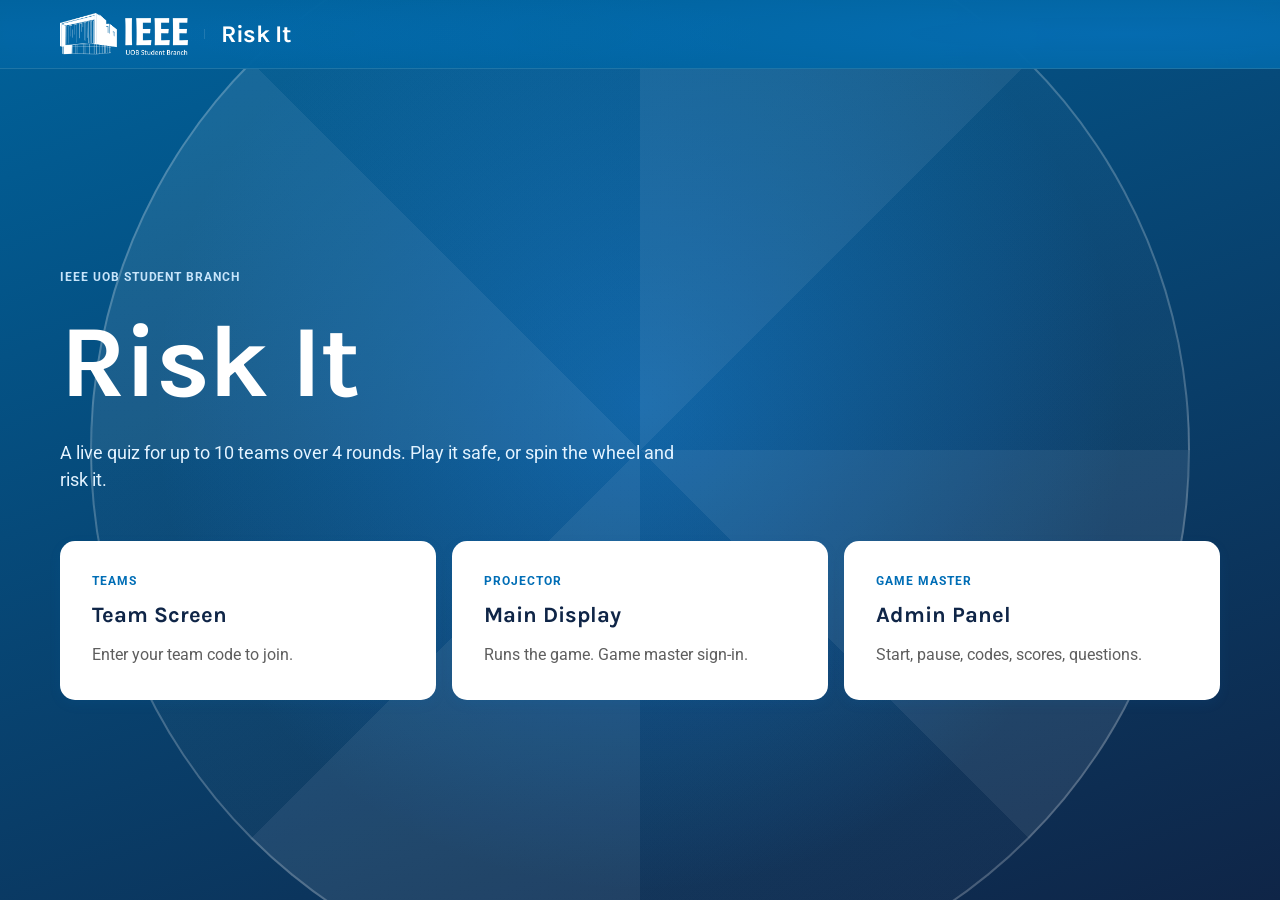
<file: index.html>
<!doctype html>
<html lang="en">
<head>
  <meta charset="utf-8">
  <meta name="viewport" content="width=device-width,initial-scale=1">
  <meta name="theme-color" content="#00629B">
  <title>Risk It · IEEE UOB</title>
  <link rel="icon" href="assets/ieee-uob-logo.png">
  <link rel="stylesheet" href="css/theme.css?v=20261008182558">
  <link rel="stylesheet" href="css/components.css?v=20261008182558">
  <link rel="stylesheet" href="css/screens.css?v=20261008182558">
  <!-- version:start (made by tools/stamp.py, don't edit by hand) -->
  <script>
    addEventListener("error", function (e) {
      var m = String(e.message || "");
      var scriptFailed = e.target && e.target.tagName === "SCRIPT";
      if (!scriptFailed && !/provide an export|dynamically imported module|Importing a module script failed|Cannot use import/i.test(m)) return;
      if (document.getElementById("load-fail")) return;
      var d = document.createElement("div");
      d.id = "load-fail";
      d.setAttribute("role", "alert");
      d.style.cssText = "position:fixed;left:16px;right:16px;bottom:16px;z-index:9999;display:flex;flex-wrap:wrap;gap:12px;align-items:center;justify-content:space-between;padding:14px 18px;border-radius:14px;background:#fff;color:#0f2547;font:600 16px/1.4 system-ui,sans-serif;box-shadow:0 12px 32px rgba(0,0,0,.35)";
      d.innerHTML = "<span>This page didn't load properly, usually because the browser kept an older copy. Press Ctrl + Shift + R, or tap Reload.</span>";
      var b = document.createElement("button");
      b.type = "button";
      b.textContent = "Reload";
      b.style.cssText = "border:0;border-radius:999px;padding:10px 22px;background:#016eb6;color:#fff;font:700 16px system-ui,sans-serif;cursor:pointer";
      b.onclick = function () { location.reload(); };
      d.appendChild(b);
      (document.body || document.documentElement).appendChild(d);
    }, true);
  </script>
  <script type="importmap">
    {
      "imports": {
        "./js/admin.js": "./js/admin.js?v=20261008182558",
        "./js/backend-demo.js": "./js/backend-demo.js?v=20261008182558",
        "./js/backend-firebase.js": "./js/backend-firebase.js?v=20261008182558",
        "./js/config.js": "./js/config.js?v=20261008182558",
        "./js/display.js": "./js/display.js?v=20261008182558",
        "./js/engine.js": "./js/engine.js?v=20261008182558",
        "./js/firebase-config.js": "./js/firebase-config.js?v=20261008182558",
        "./js/firebase.js": "./js/firebase.js?v=20261008182558",
        "./js/game.js": "./js/game.js?v=20261008182558",
        "./js/sound.js": "./js/sound.js?v=20261008182558",
        "./js/team.js": "./js/team.js?v=20261008182558",
        "./js/ui.js": "./js/ui.js?v=20261008182558",
        "./js/views.js": "./js/views.js?v=20261008182558",
        "./js/wheel.js": "./js/wheel.js?v=20261008182558"
      }
    }
  </script>
  <!-- version:end -->
  <style>
    .home { display: flex; flex-direction: column; min-height: 100vh; }
    .home__hero { align-items: center; display: flex; flex: 1; padding-block: var(--space-16); }
    .home__copy { display: flex; flex-direction: column; gap: var(--space-6); }
    .home__links { display: grid; gap: var(--space-4); grid-template-columns: repeat(3, minmax(0, 1fr)); margin-top: var(--space-6); }
    .home__link { color: inherit; text-decoration: none; transition: box-shadow var(--dur-base) var(--ease-out), transform var(--dur-base) var(--ease-out); }
    .home__link:hover { box-shadow: var(--shadow-lg); transform: translateY(-3px); }
    .home__link .h3 { color: var(--blue-900); font-family: var(--font-display); }
    .home__link .overline { color: var(--color-brand); }
    @media (max-width: 760px) { .home__links { grid-template-columns: 1fr; } }
  </style>
</head>
<body class="home">
  <header class="app-header">
    <div class="app-header__inner container">
      <div class="brand">
        <img class="brand__logo" src="assets/ieee-uob-logo.png" alt="IEEE UOB Student Branch">
        <span class="brand__divider" aria-hidden="true"></span>
        <span class="brand__title">Risk It</span>
      </div>
    </div>
  </header>
  <main class="home__hero hero-bg">
    <div class="container home__copy">
      <p class="overline" style="color:var(--color-hero-accent)">IEEE UOB Student Branch</p>
      <h1 class="title-xl">Risk It</h1>
      <p class="lede" style="max-width:40rem" data-summary>A live quiz over several rounds. Play it safe, or spin the wheel and risk it.</p>
      <nav class="home__links" aria-label="Screens">
        <a class="card card--elevated card--pad-lg home__link" href="team.html">
          <span class="overline">Teams</span>
          <span class="h3">Team Screen</span>
          <span class="muted">Enter your team code to join.</span>
        </a>
        <a class="card card--elevated card--pad-lg home__link" href="display.html">
          <span class="overline">Projector</span>
          <span class="h3">Main Display</span>
          <span class="muted">Runs the game. Game master sign-in.</span>
        </a>
        <a class="card card--elevated card--pad-lg home__link" href="admin.html">
          <span class="overline">Game master</span>
          <span class="h3">Admin Panel</span>
          <span class="muted">Start, pause, codes, scores, questions.</span>
        </a>
      </nav>
    </div>
  </main>
  <script type="module">
    // The numbers come from js/config.js, so they follow the game's settings.
    import { TEAMS, ROUNDS } from "./js/config.js";
    document.querySelector("[data-summary]").textContent =
      `A live quiz for up to ${TEAMS.length} teams over ${ROUNDS.length} rounds. Play it safe, or spin the wheel and risk it.`;
  </script>
</body>
</html>
</file>
<file: css/theme.css>
/* ==========================================================================
   Theme: design tokens taken from the IEEE UOB Student Branch website
   (ieee-website.ieeeuobwebsite.workers.dev). Values are copied as-is so the
   game matches the site. Change colours here and every screen follows.
   ========================================================================== */

@import url("https://fonts.googleapis.com/css2?family=Karla:wght@400;700&family=Roboto:wght@400;500;700&display=swap");

:root {
  /* Palette */
  --blue-50: #e3f3ff;
  --blue-100: #c7e4fa;
  --blue-200: #8fc8f2;
  --blue-300: #4fa6e6;
  --blue-400: #1085e4;
  --blue-500: #016eb6;
  --blue-600: #055394;
  --blue-700: #234e92;
  --blue-800: #1a3a6e;
  --blue-900: #0f2547;
  --blue-950: #08182f;
  --blue-ieee: #00629b;
  --indigo-500: #3a5396;
  --violet-500: #7a64f2;
  --gray-0: #fff;
  --gray-25: #fafafa;
  --gray-100: #f1f3f5;
  --gray-200: #d4d4d4;
  --gray-400: #9a9a9a;
  --gray-600: #5e5e5e;
  --gray-800: #3a3a3a;
  --gray-900: #222;
  --green-50: #e8f5ec;
  --green-500: #137c3b;
  --amber-50: #fff6e5;
  --amber-500: #8a5a00;
  --red-50: #fdece9;
  --red-500: #c0341d;

  /* Spacing */
  --space-1: 4px;
  --space-2: 8px;
  --space-3: 12px;
  --space-4: 16px;
  --space-5: 20px;
  --space-6: 24px;
  --space-8: 32px;
  --space-10: 40px;
  --space-12: 48px;
  --space-16: 64px;

  /* Shape, shadow, motion */
  --radius-xs: 4px;
  --radius-md: 10px;
  --radius-lg: 15px;
  --radius-full: 999px;
  --shadow-sm: 0 1px 2px #016eb614;
  --shadow-md: 0 4px 12px #016eb61a;
  --shadow-lg: 0 12px 32px #016eb624;
  --dur-fast: 120ms;
  --dur-base: 200ms;
  --dur-slow: 320ms;
  --ease-out: cubic-bezier(.2, .8, .3, 1);

  /* Semantic colours */
  --color-brand: var(--blue-500);
  --color-brand-hover: var(--blue-600);
  --color-brand-active: var(--blue-700);
  --color-brand-subtle: var(--blue-50);
  --color-brand-muted: var(--blue-100);
  --color-accent: var(--indigo-500);
  --color-bg: var(--gray-0);
  --color-bg-subtle: var(--gray-25);
  --color-bg-muted: var(--gray-100);
  --color-surface: var(--gray-0);
  --color-text: var(--gray-900);
  --color-text-muted: var(--gray-600);
  --color-text-subtle: var(--gray-400);
  --color-text-on-brand: var(--gray-0);
  --color-border: var(--gray-200);
  --color-border-strong: var(--gray-400);
  --color-focus-ring: var(--blue-400);
  --color-success: var(--green-500);
  --color-success-bg: var(--green-50);
  --color-warning: var(--amber-500);
  --color-warning-bg: var(--amber-50);
  --color-danger: var(--red-500);
  --color-danger-bg: var(--red-50);

  /* Dark "hero" surfaces (site header, hero and footer) */
  --color-hero-bg: var(--blue-ieee);
  --color-hero-text: var(--gray-0);
  --color-hero-text-soft: var(--blue-50);
  --color-hero-accent: var(--blue-100);
  --color-nav-surface: #0a1628a3;
  --color-nav-border: #ffffff1f;
  --color-nav-glow: #1085e44d;
  --color-surface-on-dark: hsla(0, 0%, 100%, .045);
  --color-border-on-dark: #ffffff1f;
  --color-border-on-dark-strong: #ffffff38;
  --gradient-brand: linear-gradient(135deg, #1a8cec, #0b63b8);
  --gradient-brand-hover: linear-gradient(135deg, #37a1f5, #0f72ce);

  /* Podium medals (site Leaderboard) */
  --gold: #85600a;
  --gold-soft: #fff4d6;
  --silver: #515b66;
  --silver-soft: #eef1f4;
  --bronze: #8b4513;
  --bronze-soft: #fbebdd;
  /* Bright metals for medal discs and stripes; the numbers on them use the
     dark tones above (gold 5.4:1, silver 4.9:1, bronze 4.6:1). */
  --gold-bright: linear-gradient(145deg, #ffe58a, #f2c230 55%, #d9a514);
  --silver-bright: linear-gradient(145deg, #f7f9fb, #d3d9e0 55%, #b4bec9);
  --bronze-bright: linear-gradient(145deg, #f6c79f, #e09a63 55%, #c27a40);
  --gold-edge: #e0ac16;
  --silver-edge: #aab4bf;
  --bronze-edge: #c27a40;

  /* Type */
  --font-display: "Karla", system-ui, -apple-system, "Segoe UI", sans-serif;
  --font-body: "Roboto", system-ui, -apple-system, "Segoe UI", sans-serif;
  --weight-regular: 400;
  --weight-medium: 500;
  --weight-bold: 700;
  --tracking-tight: -0.02em;
  --tracking-wide: 0.08em;
  --lh-normal: 1.6;

  --header-height: 68px;
  --control-height-lg: 52px;
}

*, *::before, *::after { box-sizing: border-box; }
* { margin: 0; }

body {
  -webkit-font-smoothing: antialiased;
  background: var(--color-bg);
  color: var(--color-text);
  font-family: var(--font-body);
  font-size: 16px;
  line-height: var(--lh-normal);
  min-height: 100vh;
}

button, input, select, textarea { color: inherit; font: inherit; }
button { background: none; border: none; cursor: pointer; padding: 0; }
img, svg { display: block; max-width: 100%; }

:focus-visible {
  border-radius: var(--radius-xs);
  outline: 2px solid var(--color-focus-ring);
  outline-offset: 2px;
}

@media (prefers-reduced-motion: reduce) {
  *, *::before, *::after {
    animation-duration: .01ms !important;
    animation-iteration-count: 1 !important;
  }
}
</file>
<file: css/components.css>
/* ==========================================================================
   Components shared by every screen, modelled on the IEEE UOB site's UI kit:
   header bar, pill buttons, cards, badges, form fields and the leaderboard.
   ========================================================================== */

/* ---------- Layout ---------- */
.container {
  margin-inline: auto;
  max-width: 1200px;
  padding-inline: var(--space-5);
  width: 100%;
}

.hidden { display: none !important; }

/* ---------- Dark hero background (site hero) ---------- */
/* ---------- Page background: every screen, sign-in included ----------
   IEEE blue with the game's wheel turning slowly behind the content. The
   wheel is fixed to the screen, so long pages scroll over it. */
body,
.login-wrap {
  background:
    radial-gradient(circle at 50% 45%, color-mix(in srgb, var(--blue-400) 45%, transparent), transparent 60%),
    linear-gradient(160deg, var(--blue-ieee), var(--blue-900));
  background-attachment: fixed;
}
body::before,
.login-wrap::before {
  animation: wheel-turn 120s linear infinite;
  aspect-ratio: 1;
  background: repeating-conic-gradient(
    color-mix(in srgb, var(--gray-0) 9%, transparent) 0 45deg,
    color-mix(in srgb, var(--gray-0) 3%, transparent) 45deg 90deg
  );
  border: 2px solid color-mix(in srgb, var(--gray-0) 22%, transparent);
  border-radius: 50%;
  content: "";
  left: 50%;
  pointer-events: none;
  position: fixed;
  top: 50%;
  translate: -50% -50%;
  width: min(150vmin, 1100px);
  z-index: -1;
}
.login-wrap::before { z-index: 0; }
@keyframes wheel-turn { to { rotate: 1turn; } }
@media (prefers-reduced-motion: reduce) {
  body::before, .login-wrap::before { animation: none; }
}

.hero-bg { color: var(--color-hero-text); position: relative; }

/* ---------- Header bar (site nav) ---------- */
.app-header {
  backdrop-filter: blur(28px) saturate(140%);
  -webkit-backdrop-filter: blur(28px) saturate(140%);
  background: color-mix(in srgb, var(--blue-ieee) 94%, transparent);
  border-bottom: 1px solid var(--color-nav-border);
  color: var(--gray-0);
  position: relative;
  z-index: 10;
}
.app-header::before {
  background:
    radial-gradient(120% 180% at 88% 50%, var(--color-nav-glow) 0, transparent 62%),
    radial-gradient(90% 160% at 8% 50%, #1085e429 0, transparent 58%);
  content: "";
  inset: 0;
  pointer-events: none;
  position: absolute;
}
.app-header__inner {
  align-items: center;
  display: flex;
  gap: var(--space-6);
  justify-content: space-between;
  min-height: var(--header-height);
  position: relative;
}
.brand {
  align-items: center;
  display: inline-flex;
  gap: var(--space-4);
  min-width: 0;
}
.brand__logo {
  filter: brightness(0) invert(1);
  height: 42px;
  width: auto;
}
.brand__divider {
  align-self: stretch;
  background: var(--color-nav-border);
  margin-block: var(--space-4);
  width: 1px;
}
.brand__title {
  font-family: var(--font-display);
  font-size: 24px;
  font-weight: var(--weight-bold);
  letter-spacing: var(--tracking-tight);
  white-space: nowrap;
}
.header-meta {
  align-items: center;
  display: flex;
  flex-wrap: wrap;
  gap: var(--space-3);
  justify-content: flex-end;
}

/* ---------- Typography ---------- */
.display-1 {
  font-family: var(--font-display);
  font-size: clamp(32px, 4.5vw + 1rem, 52px);
  font-weight: var(--weight-bold);
  letter-spacing: var(--tracking-tight);
  line-height: 1.15;
  text-wrap: balance;
}
.h1 {
  font-family: var(--font-display);
  font-size: clamp(28px, 3.2vw + 1rem, 40px);
  font-weight: var(--weight-bold);
  letter-spacing: var(--tracking-tight);
  line-height: 1.2;
  text-wrap: balance;
}
.h2 {
  font-family: var(--font-display);
  font-size: clamp(24px, 2.2vw + 1rem, 32px);
  font-weight: var(--weight-bold);
  line-height: 1.25;
}
.h3 {
  font-size: clamp(19px, 1.2vw + .8rem, 22px);
  font-weight: var(--weight-bold);
  line-height: 1.3;
}
.overline {
  font-size: 12px;
  font-weight: var(--weight-bold);
  letter-spacing: var(--tracking-wide);
  line-height: 1.4;
  text-transform: uppercase;
}
.muted { color: var(--color-text-muted); }
.on-dark .muted, .hero-bg .muted { color: var(--color-hero-text-soft); opacity: .8; }
/* A white card on the blue keeps its own grey. */
.hero-bg .card .muted { color: var(--color-text-muted); opacity: 1; }

/* ---------- Buttons (site Button: pill, medium weight) ---------- */
.btn {
  align-items: center;
  border: 1px solid transparent;
  border-radius: var(--radius-full);
  cursor: pointer;
  display: inline-flex;
  font-family: var(--font-body);
  font-size: 15px;
  font-weight: var(--weight-medium);
  gap: var(--space-2);
  height: 40px;
  justify-content: center;
  line-height: 1;
  padding: 0 var(--space-5);
  text-decoration: none;
  transition: background-color var(--dur-fast) var(--ease-out),
    border-color var(--dur-fast) var(--ease-out),
    color var(--dur-fast) var(--ease-out),
    box-shadow var(--dur-fast) var(--ease-out),
    transform var(--dur-fast) var(--ease-out);
  white-space: nowrap;
}
.btn:active:not(:disabled) { transform: translateY(1px); }
.btn:disabled { cursor: not-allowed; opacity: .5; }

.btn--sm { font-size: 14px; height: 32px; padding: 0 var(--space-4); }
.btn--lg { font-size: 16px; height: 48px; padding: 0 var(--space-8); }
.btn--xl { font-size: 18px; height: 56px; padding: 0 var(--space-10); }
.btn--block { width: 100%; }

.btn--primary { background: var(--color-brand); color: var(--color-text-on-brand); }
.btn--primary:hover:not(:disabled) { background: var(--color-brand-hover); }
.btn--primary:active:not(:disabled) { background: var(--color-brand-active); }

.btn--secondary {
  background: var(--color-surface);
  border-color: var(--color-brand);
  color: var(--color-brand);
}
.btn--secondary:hover:not(:disabled) { background: var(--color-brand-subtle); }

.btn--ghost { background: transparent; color: var(--color-brand); }
.btn--ghost:hover:not(:disabled) { background: var(--color-brand-subtle); }

.btn--danger { background: var(--color-danger); color: var(--color-text-on-brand); }
.btn--danger:hover:not(:disabled) { filter: brightness(.9); }

.btn--gradient {
  background: var(--gradient-brand);
  box-shadow: 0 4px 16px #0b63b861;
  color: var(--color-text-on-brand);
}
.btn--gradient:hover:not(:disabled) {
  background: var(--gradient-brand-hover);
  box-shadow: 0 6px 20px #0b63b87a;
}

.btn--outline-light {
  background: transparent;
  border-color: #ffffff61;
  color: var(--gray-0);
}
.btn--outline-light:hover:not(:disabled) { background: #ffffff1a; border-color: #ffffff9e; }

.btn--inverse { background: var(--color-surface); color: var(--color-brand); }
.btn--inverse:hover:not(:disabled) { background: var(--color-brand-subtle); }

/* ---------- Cards ---------- */
.card {
  background: var(--color-surface);
  border-radius: var(--radius-lg);
  color: var(--color-text);
  display: flex;
  flex-direction: column;
  gap: var(--space-3);
  position: relative;
}
.card--outlined { border: 1px solid var(--color-border); }
.card--elevated { box-shadow: var(--shadow-md); }
.card--filled { background: var(--color-brand-subtle); }
.card--pad-sm { padding: var(--space-4); }
.card--pad-md { padding: var(--space-5); }
.card--pad-lg { padding: var(--space-8); }

/* Glass card for dark backgrounds */
.card--glass {
  background: var(--color-surface-on-dark);
  border: 1px solid var(--color-border-on-dark);
  color: var(--color-hero-text);
}

/* ---------- Badges ---------- */
.badge {
  align-items: center;
  border-radius: var(--radius-full);
  display: inline-flex;
  font-size: 12px;
  font-weight: var(--weight-bold);
  gap: var(--space-1);
  letter-spacing: var(--tracking-wide);
  line-height: 1;
  padding: var(--space-2) var(--space-3);
  text-transform: uppercase;
  white-space: nowrap;
}
.badge--brand { background: var(--color-brand-subtle); color: var(--color-brand); }
.badge--neutral { background: var(--color-bg-muted); color: var(--color-text-muted); }
.badge--success { background: var(--color-success-bg); color: var(--color-success); }
.badge--warning { background: var(--color-warning-bg); color: var(--color-warning); }
.badge--danger { background: var(--color-danger-bg); color: var(--color-danger); }
.badge--solid { background: var(--color-brand); color: var(--color-text-on-brand); }
.badge--on-dark {
  background: #ffffff1a;
  border: 1px solid var(--color-border-on-dark-strong);
  color: var(--gray-0);
}

/* ---------- Forms ---------- */
.field { display: flex; flex-direction: column; gap: var(--space-2); }
.field__label { font-size: 15px; font-weight: var(--weight-medium); line-height: 1.4; }
.field__helper { color: var(--color-text-muted); font-size: 14px; }
.field__error { color: var(--color-danger); font-size: 14px; font-weight: var(--weight-medium); }
.control {
  background: var(--color-surface);
  border: 1px solid var(--color-border);
  border-radius: var(--radius-xs);
  color: var(--color-text);
  font-size: 15px;
  height: 44px;
  padding: 0 var(--space-4);
  transition: border-color var(--dur-fast) var(--ease-out), box-shadow var(--dur-fast) var(--ease-out);
  width: 100%;
}
.control::placeholder { color: var(--color-text-subtle); }
.control:hover:not(:disabled) { border-color: var(--color-border-strong); }
.control:focus-visible {
  border-color: var(--color-brand);
  box-shadow: 0 0 0 3px var(--color-brand-muted);
  outline: none;
}
.control[aria-invalid="true"] { border-color: var(--color-danger); }
.control--lg { font-size: 18px; height: var(--control-height-lg); padding: 0 var(--space-5); }

/* ---------- Leaderboard rows (site Leaderboard) ---------- */
.lb { display: grid; gap: var(--space-2); list-style: none; padding: 0; }
.lb__row {
  align-items: center;
  background: var(--gray-0);
  border: 1px solid var(--color-border);
  border-radius: var(--radius-lg);
  display: grid;
  gap: var(--space-3);
  grid-template-columns: 40px minmax(0, 1fr) auto;
  padding: var(--space-2) var(--space-4);
  transition: transform 600ms var(--ease-out), box-shadow var(--dur-base) var(--ease-out);
}
.lb__rank { display: grid; place-items: center; }
.lb__place {
  align-items: center;
  background: var(--color-brand-subtle);
  border-radius: 50%;
  display: inline-flex;
  font-size: .8em;
  height: 1.8em;
  justify-content: center;
  width: 1.8em;
}
.medal { display: block; filter: drop-shadow(0 2px 3px rgb(4 12 26 / .25)); height: auto; width: 30px; }
.lb__empty {
  border: 1px dashed var(--color-border-on-dark-strong);
  border-radius: var(--radius-lg);
  color: var(--color-hero-text-soft);
  padding: var(--space-5) var(--space-4);
  text-align: center;
}
/* Top three: a metal stripe and a warm tint behind the medal. */
.lb__row--gold { --medal-soft: var(--gold-soft); --medal-edge: var(--gold-edge); }
.lb__row--silver { --medal-soft: var(--silver-soft); --medal-edge: var(--silver-edge); }
.lb__row--bronze { --medal-soft: var(--bronze-soft); --medal-edge: var(--bronze-edge); }
.lb__row--gold, .lb__row--silver, .lb__row--bronze {
  background: linear-gradient(90deg, var(--medal-soft), var(--gray-0) 75%);
  border-color: var(--medal-edge);
  box-shadow: inset 5px 0 0 var(--medal-edge);
}
.lb__row--active.lb__row--gold, .lb__row--active.lb__row--silver, .lb__row--active.lb__row--bronze {
  box-shadow: inset 5px 0 0 var(--medal-edge), 0 0 0 3px var(--color-brand-muted);
}
.lb__row--active {
  border-color: var(--color-brand);
  box-shadow: 0 0 0 3px var(--color-brand-muted);
}
.lb__rank {
  color: var(--color-brand);
  font-family: var(--font-display);
  font-size: 18px;
  font-weight: var(--weight-bold);
}
.lb__name {
  color: var(--blue-900);
  font-weight: 600;
  min-width: 0;
  overflow: hidden;
  text-overflow: ellipsis;
  white-space: nowrap;
}
.lb__score {
  color: var(--blue-900);
  font-family: var(--font-display);
  font-size: 20px;
  font-variant-numeric: tabular-nums;
  font-weight: var(--weight-bold);
  text-align: right;
}
.lb__delta {
  animation: delta-pop 2.4s var(--ease-out) forwards;
  border-radius: var(--radius-full);
  font-size: 12px;
  font-weight: var(--weight-bold);
  margin-left: var(--space-2);
  padding: 2px var(--space-2);
}
.lb__delta--up { background: var(--color-success-bg); color: var(--color-success); }
.lb__delta--down { background: var(--color-danger-bg); color: var(--color-danger); }
@keyframes delta-pop {
  0% { opacity: 0; transform: translateY(6px); }
  15%, 75% { opacity: 1; transform: none; }
  100% { opacity: 0; }
}

/* ---------- Podium (site Leaderboard podium) ---------- */
.podium {
  align-items: end;
  display: grid;
  gap: var(--space-4);
  grid-template-columns: repeat(3, minmax(0, 1fr));
  list-style: none;
  margin-inline: auto;
  max-width: 820px;
  padding: 0;
}
.podium__step { display: flex; flex-direction: column; gap: var(--space-3); min-width: 0; }
.podium__step--silver { order: 1; --medal: var(--silver); --medal-soft: var(--silver-soft); --medal-bright: var(--silver-bright); --medal-edge: var(--silver-edge); --step-h: 130px; }
.podium__step--gold { order: 2; --medal: var(--gold); --medal-soft: var(--gold-soft); --medal-bright: var(--gold-bright); --medal-edge: var(--gold-edge); --step-h: 180px; }
.podium__step--bronze { order: 3; --medal: var(--bronze); --medal-soft: var(--bronze-soft); --medal-bright: var(--bronze-bright); --medal-edge: var(--bronze-edge); --step-h: 100px; }
.podium__person { align-items: center; display: flex; flex-direction: column; gap: var(--space-2); text-align: center; }
.podium__medal .medal { width: 64px; }
.podium__step--gold .podium__medal .medal { width: 84px; }
.podium__avatar {
  background: var(--color-brand);
  border-radius: 50%;
  box-shadow: 0 0 0 4px var(--gray-0), 0 0 0 8px var(--medal-edge);
  color: var(--gray-0);
  display: grid;
  font-family: var(--font-display);
  font-size: 24px;
  font-weight: var(--weight-bold);
  height: 72px;
  place-items: center;
  width: 72px;
}
.podium__step--gold .podium__avatar { font-size: 28px; height: 92px; width: 92px; }
.podium__name { font-family: var(--font-display); font-size: 20px; font-weight: var(--weight-bold); }
.podium__pts {
  background: var(--medal-soft);
  border-radius: var(--radius-full);
  color: var(--medal);
  font-weight: var(--weight-bold);
  padding: 2px var(--space-3);
}
.podium__block {
  align-items: center;
  background: var(--medal-bright);
  border: 0;
  border-radius: var(--radius-lg) var(--radius-lg) 0 0;
  box-shadow: inset 0 -30px 40px rgb(255 255 255 / .25), 0 10px 30px rgb(4 12 26 / .3);
  box-shadow: var(--shadow-sm);
  color: var(--medal);
  display: flex;
  font-family: var(--font-display);
  font-size: 30px;
  font-weight: var(--weight-bold);
  height: var(--step-h);
  justify-content: center;
}

/* ---------- Misc ---------- */
.spinner {
  animation: spin .7s linear infinite;
  border: 3px solid currentColor;
  border-radius: 50%;
  border-right-color: transparent;
  display: inline-block;
  height: 22px;
  width: 22px;
}
@keyframes spin { to { transform: rotate(360deg); } }

.toast {
  background: var(--blue-950);
  border-radius: var(--radius-md);
  bottom: var(--space-6);
  box-shadow: var(--shadow-lg);
  color: var(--gray-0);
  left: 50%;
  max-width: calc(100vw - 32px);
  padding: var(--space-3) var(--space-5);
  position: fixed;
  transform: translateX(-50%);
  z-index: 500;
}
.toast--error { background: var(--color-danger); }

.notice {
  align-items: center;
  display: flex;
  flex-direction: column;
  gap: var(--space-3);
  margin: var(--space-16) auto;
  max-width: 560px;
  padding: var(--space-10) var(--space-6);
  text-align: center;
}
</file>
<file: css/screens.css>
/* ==========================================================================
   Screen layouts: Main Display, Team Screen, Admin Panel, and the game
   pieces they share (question, choices, timer, wheel, verdict).
   ========================================================================== */

.container--wide { max-width: none; padding-inline: var(--space-8); }

/* ---------- Big titles on dark ---------- */
.title-xl {
  font-family: var(--font-display);
  font-size: clamp(56px, 8vw, 128px);
  font-weight: var(--weight-bold);
  letter-spacing: var(--tracking-tight);
  line-height: 1.02;
}
.title-lg {
  font-family: var(--font-display);
  font-size: clamp(36px, 4.8vw, 72px);
  font-weight: var(--weight-bold);
  letter-spacing: var(--tracking-tight);
  line-height: 1.1;
  text-wrap: balance;
}
.title-md {
  font-family: var(--font-display);
  font-size: clamp(28px, 3vw, 44px);
  font-weight: var(--weight-bold);
  letter-spacing: var(--tracking-tight);
  line-height: 1.15;
  text-wrap: balance;
}
.lede {
  color: var(--color-hero-text-soft);
  font-size: clamp(18px, 1.4vw, 24px);
  line-height: 1.5;
}
.card .lede { color: var(--color-text-muted); }
.stage__over { color: var(--color-hero-accent); }

.dots::after {
  animation: dots 1.4s steps(4, end) infinite;
  content: "";
  display: inline-block;
  text-align: left;
  width: 1.2em;
}
@keyframes dots {
  0% { content: ""; }
  25% { content: "."; }
  50% { content: ".."; }
  75% { content: "..."; }
}

.facts {
  display: flex;
  flex-wrap: wrap;
  gap: var(--space-3);
  justify-content: center;
  list-style: none;
  padding: 0;
}
.facts li {
  background: #ffffff1a;
  border: 1px solid var(--color-border-on-dark-strong);
  border-radius: var(--radius-full);
  font-size: clamp(15px, 1.2vw, 20px);
  font-weight: var(--weight-medium);
  padding: var(--space-2) var(--space-5);
}
.card .facts li {
  background: var(--color-brand-subtle);
  border-color: transparent;
  color: var(--color-brand);
}

/* ---------- Team chip ---------- */
.team-chip {
  align-items: center;
  background: var(--gray-0);
  border-radius: var(--radius-full);
  box-shadow: var(--shadow-md);
  color: var(--blue-900);
  display: inline-flex;
  font-family: var(--font-display);
  font-size: clamp(16px, 1.3vw, 22px);
  font-weight: var(--weight-bold);
  gap: var(--space-3);
  padding: var(--space-1) var(--space-5) var(--space-1) var(--space-1);
  white-space: nowrap;
}
.team-chip__num {
  background: var(--color-brand);
  border-radius: 50%;
  color: var(--gray-0);
  display: grid;
  height: 2em;
  place-items: center;
  width: 2em;
}
.team-chip--on-dark { box-shadow: none; font-size: 15px; }

/* ==========================================================================
   MAIN DISPLAY
   ========================================================================== */

/* At least one screen tall, so a projector shows the whole game with no
   scrollbar; when the content is taller than the window (a laptop, nine
   teams in the lobby) the page scrolls instead of cutting it off. */
.screen-display { display: flex; flex-direction: column; min-height: 100vh; }
.screen-display .app-header__inner { min-height: clamp(72px, 9vh, 104px); }
.screen-display .brand__logo { height: clamp(44px, 5.4vh, 64px); }
.screen-display .brand__title { font-size: clamp(28px, 2.4vw, 42px); }
.screen-display .header-meta .badge {
  font-size: clamp(16px, 1.35vw, 24px);
  letter-spacing: .04em;
  padding: var(--space-2) var(--space-5);
}

.display-main {
  display: grid;
  flex: 1;
  gap: var(--space-8);
  grid-template-columns: minmax(0, 1fr) clamp(320px, 27vw, 500px);
  min-height: 0;
  padding: var(--space-8);
}

/* Read from the back of the room: everything on the projector is about
   one and a half times its laptop size. */
.screen-display .sidebar__head { font-size: clamp(14px, 1.1vw, 20px); }
.screen-display .sidebar .lb { gap: clamp(6px, 1vh, 12px); }
.screen-display .sidebar .lb__row {
  gap: var(--space-3);
  grid-template-columns: clamp(40px, 3.2vw, 60px) minmax(0, 1fr) auto;
  min-height: clamp(52px, 7.4vh, 84px);
  padding: var(--space-2) var(--space-4);
}
.screen-display .lb__rank { font-size: clamp(18px, 1.7vw, 30px); }
.screen-display .lb .medal { width: clamp(32px, 2.6vw, 48px); }
.screen-display .lb__empty { font-size: clamp(16px, 1.3vw, 24px); padding: var(--space-8) var(--space-5); }
.screen-display .lb__name { font-size: clamp(18px, 1.6vw, 28px); }
.screen-display .lb__score { font-size: clamp(22px, 2.1vw, 38px); }
.screen-display .lb__delta { font-size: clamp(13px, 1vw, 18px); }
.screen-display .team-chip { font-size: clamp(18px, 1.7vw, 30px); }
.screen-display .qa__tags .badge { font-size: clamp(14px, 1.15vw, 20px); padding: var(--space-1) var(--space-4); }
.screen-display .facts li { font-size: clamp(18px, 1.6vw, 28px); padding: var(--space-2) var(--space-6); }
.screen-display .lede, .screen-display .stage__center .muted { font-size: clamp(20px, 1.8vw, 32px); }
.screen-display .stage__over { font-size: clamp(14px, 1.2vw, 20px); }
.screen-display .choice { min-height: clamp(84px, 12vh, 150px); }
.screen-display .choice__text { font-size: clamp(20px, 2.1vw, 38px); }
.screen-display .choice__tag { font-size: clamp(12px, .95vw, 16px); }
.screen-display .joined { gap: var(--space-4); }
.screen-display .joined__team { font-size: clamp(18px, 1.6vw, 28px); padding: var(--space-3) var(--space-6); }
.screen-display .joined__dot { height: 14px; width: 14px; }
.screen-display .modes { width: min(100%, 1100px); }
.screen-display .mode { padding: clamp(24px, 3.4vh, 44px) var(--space-6); }
.screen-display .mode__label { font-size: clamp(30px, 2.8vw, 52px); }
.screen-display .mode__hint { font-size: clamp(16px, 1.3vw, 24px); }
.screen-display .verdict__icon, .screen-display .verdict__label { font-size: clamp(26px, 2.5vw, 48px); }
.screen-display .verdict__points { font-size: clamp(20px, 1.8vw, 34px); }
.screen-display .podium { gap: var(--space-6); max-width: 1100px; width: 100%; }
.screen-display .podium__medal .medal { width: clamp(72px, 6vw, 110px); }
.screen-display .podium__step--gold .podium__medal .medal { width: clamp(92px, 8vw, 140px); }
.screen-display .podium__name { font-size: clamp(22px, 2vw, 36px); }
.screen-display .podium__pts { font-size: clamp(16px, 1.4vw, 24px); }
.screen-display .podium__block { font-size: clamp(36px, 3.4vw, 60px); }
.screen-display .podium__step--gold { --step-h: clamp(160px, 24vh, 260px); }
.screen-display .podium__step--silver { --step-h: clamp(120px, 17vh, 190px); }
.screen-display .podium__step--bronze { --step-h: clamp(90px, 13vh, 150px); }

/* The Main Display is made for a projector, but on a tablet or phone it
   stacks: the stage first, the leaderboard under it, and the page scrolls. */
@media (max-width: 900px) {
  .display-main { grid-template-columns: 1fr; padding: var(--space-5) var(--space-4); }
  .screen-display .sidebar { overflow: visible; }
  .screen-display .stage { min-height: 60vh; }
  .screen-display .brand__divider, .screen-display .brand__title { display: none; }
  .screen-display .header-meta .badge { font-size: 11px; padding: var(--space-1) var(--space-2); }
  .screen-display .joined { grid-template-columns: repeat(2, minmax(0, 1fr)); }
  .screen-display .modes { grid-auto-flow: row; grid-template-columns: 1fr; }
}
@media (max-width: 640px) {
  .screen-display .choices { grid-template-columns: 1fr; }
  .screen-display .choice { min-height: 64px; }
  .screen-display .choice__text { font-size: 18px; }
  .screen-display .joined__team { font-size: 15px; padding: var(--space-2) var(--space-4); }
  .screen-display .sidebar .lb__row { min-height: 52px; }
  .screen-display .podium { gap: var(--space-2); }
  .screen-display .podium__name { font-size: 16px; }
  .screen-display .wheel-wrap { width: min(100%, 340px); }
}

.stage {
  align-items: center;
  display: flex;
  justify-content: center;
  min-height: 0;
  min-width: 0;
}
.stage__center {
  align-items: center;
  display: flex;
  flex-direction: column;
  gap: var(--space-6);
  max-width: 1100px;
  text-align: center;
}

.sidebar {
  background: var(--color-surface-on-dark);
  border: 1px solid var(--color-border-on-dark);
  border-radius: var(--radius-lg);
  display: flex;
  flex-direction: column;
  gap: var(--space-4);
  min-height: 0;
  overflow: auto;
  padding: var(--space-5);
}
.sidebar__head { color: var(--color-hero-accent); }
.sidebar .lb__row { padding-block: var(--space-2); }

/* Lobby: who has joined */
.joined {
  display: grid;
  gap: var(--space-3);
  grid-template-columns: repeat(3, minmax(0, 1fr));
  list-style: none;
  margin-top: var(--space-4);
  padding: 0;
}
.joined__team {
  align-items: center;
  background: rgb(255 255 255 / .05);
  border: 1px solid rgb(255 255 255 / .12);
  border-radius: var(--radius-full);
  color: rgb(227 243 255 / .75);
  display: flex;
  font-weight: var(--weight-medium);
  gap: var(--space-3);
  padding: var(--space-2) var(--space-5);
}
.joined__dot {
  background: #ffffff40;
  border-radius: 50%;
  height: 10px;
  width: 10px;
}
.joined__team--in { background: var(--gray-0); color: var(--blue-900); }
.joined__team--in .joined__dot { background: var(--color-success); box-shadow: 0 0 0 4px var(--color-success-bg); }

/* Ready: big team avatar */
.turn-avatar {
  animation: pulse 2.4s var(--ease-out) infinite;
  background: var(--gray-0);
  border-radius: 50%;
  box-shadow: 0 0 0 8px #ffffff26, 0 0 0 16px #ffffff12;
  color: var(--color-brand);
  display: grid;
  font-family: var(--font-display);
  font-size: clamp(48px, 5vw, 80px);
  font-weight: var(--weight-bold);
  height: clamp(110px, 11vw, 170px);
  place-items: center;
  width: clamp(110px, 11vw, 170px);
}
@keyframes pulse {
  0%, 100% { box-shadow: 0 0 0 8px #ffffff26, 0 0 0 16px #ffffff12; }
  50% { box-shadow: 0 0 0 14px #ffffff2e, 0 0 0 30px #ffffff0d; }
}

/* Mode cards (Safe / Risk / All In) */
.modes {
  display: grid;
  gap: var(--space-4);
  grid-auto-columns: minmax(0, 1fr);
  grid-auto-flow: column;
  width: min(100%, 860px);
}
.mode {
  align-items: center;
  background: var(--gray-0);
  border: 2px solid transparent;
  border-radius: var(--radius-lg);
  box-shadow: var(--shadow-md);
  color: var(--blue-900);
  display: flex;
  flex-direction: column;
  gap: var(--space-1);
  padding: var(--space-6) var(--space-4);
  text-align: center;
  transition: transform var(--dur-base) var(--ease-out), box-shadow var(--dur-base) var(--ease-out), border-color var(--dur-fast);
}
.mode__label { font-family: var(--font-display); font-size: clamp(24px, 2.4vw, 36px); font-weight: var(--weight-bold); }
.mode__hint { color: var(--color-text-muted); font-size: 15px; }
/* Risk it is red (it's the dangerous one), All In green; white text holds
   5.9:1 on the red and 5.4:1 on the green. */
.mode--risk { background: linear-gradient(150deg, #dc2626, #991b1b); color: var(--gray-0); }
.mode--risk .mode__hint { color: #fee2e2; }
.mode--allin { background: linear-gradient(150deg, #16a34a, #166534); color: var(--gray-0); }
.mode--allin .mode__hint { color: #dcfce7; }
.mode--allin .mode__stake { background: rgb(255 255 255 / .18); color: var(--gray-0); }
.mode--steal { background: linear-gradient(150deg, #f97316, #c2410c); color: var(--gray-0); }
.mode--steal .mode__hint { color: #ffedd5; }
.mode--steal .mode__stake { background: rgb(255 255 255 / .2); color: var(--gray-0); }
.mode--sniper { background: linear-gradient(150deg, #7c3aed, #4c1d95); color: var(--gray-0); }
.mode--sniper .mode__hint { color: #ede9fe; }
.mode--sniper .mode__stake { background: rgb(255 255 255 / .2); color: var(--gray-0); }
/* Four cards in Round 4: two by two on a laptop or projector. */
@media (min-width: 641px) { .decide .modes:has(> :nth-child(4)), .screen-display .modes:has(> :nth-child(4)) { grid-auto-flow: row; grid-template-columns: repeat(2, minmax(0, 1fr)); } }
.mode__icon { font-family: "Segoe UI Emoji", "Apple Color Emoji", "Noto Color Emoji", sans-serif; font-size: clamp(34px, 3.4vw, 56px); line-height: 1.1; }
button.mode { cursor: pointer; font: inherit; }
/* Hover only where there is a mouse: on a phone a tapped card kept its
   hover border after the tap. */
@media (hover: hover) {
  button.mode:hover { border-color: var(--blue-300); box-shadow: var(--shadow-lg); transform: translateY(-3px); }
}
button.mode:active { transform: translateY(0); }
button.mode:focus-visible, button.choice:focus-visible { outline: 3px solid var(--blue-200); outline-offset: 3px; }

/* ---------- Question + choices ---------- */
.qa {
  display: flex;
  flex-direction: column;
  gap: var(--space-6);
  width: min(100%, 1200px);
}
.qa__top {
  align-items: center;
  display: flex;
  flex-wrap: wrap;
  gap: var(--space-4);
}
.qa__tags { display: flex; flex: 1; flex-wrap: wrap; gap: var(--space-2); }
.qa__question { padding: clamp(24px, 3vw, 48px); }
.qa__text {
  color: var(--blue-900);
  font-family: var(--font-display);
  font-size: clamp(26px, 2.8vw, 48px);
  font-weight: var(--weight-bold);
  line-height: 1.25;
  text-wrap: balance;
}

.choices {
  display: grid;
  gap: var(--space-4);
  grid-template-columns: repeat(2, minmax(0, 1fr));
}
.choice {
  align-items: center;
  background: var(--gray-0);
  border: 3px solid transparent;
  border-radius: var(--radius-lg);
  box-shadow: var(--shadow-md);
  color: var(--blue-900);
  display: flex;
  gap: var(--space-4);
  min-height: clamp(72px, 9vh, 110px);
  padding: var(--space-4) var(--space-5);
  position: relative;
  text-align: left;
  transition: opacity var(--dur-slow) var(--ease-out), border-color var(--dur-fast), background-color var(--dur-fast), transform var(--dur-fast);
}
.choice__letter {
  background: var(--color-brand-subtle);
  border-radius: 50%;
  color: var(--color-brand);
  display: grid;
  flex: none;
  font-family: var(--font-display);
  font-size: clamp(18px, 1.6vw, 26px);
  font-weight: var(--weight-bold);
  height: clamp(40px, 3.2vw, 56px);
  place-items: center;
  width: clamp(40px, 3.2vw, 56px);
}
.choice__text {
  flex: 1;
  font-size: clamp(18px, 1.7vw, 30px);
  font-weight: var(--weight-medium);
  line-height: 1.3;
}
.choice__tag {
  background: var(--blue-900);
  border-radius: var(--radius-full);
  color: var(--gray-0);
  font-size: 12px;
  font-weight: var(--weight-bold);
  letter-spacing: var(--tracking-wide);
  padding: var(--space-1) var(--space-3);
  position: absolute;
  right: var(--space-4);
  text-transform: uppercase;
  top: calc(-1 * var(--space-3));
}

button.choice { cursor: pointer; }
@media (hover: hover) {
  button.choice:hover { border-color: var(--blue-200); transform: translateY(-2px); }
}
button.choice { font: inherit; }
.choice--selected { border-color: var(--color-brand); box-shadow: 0 0 0 4px var(--blue-300), var(--shadow-lg); }
.choice--selected .choice__letter { background: var(--color-brand); color: var(--gray-0); }

.choice--correct {
  animation: pop .5s var(--ease-out);
  background: var(--color-success-bg);
  border-color: var(--color-success);
}
.choice--correct .choice__letter { background: var(--color-success); color: var(--gray-0); }
.choice--wrong { background: var(--color-danger-bg); border-color: var(--color-danger); }
.choice--wrong .choice__letter { background: var(--color-danger); color: var(--gray-0); }
.choice--dim { opacity: .45; }
@keyframes pop {
  0% { transform: scale(1); }
  40% { transform: scale(1.04); }
  100% { transform: scale(1); }
}

/* ---------- Verdict ---------- */
.verdict {
  align-items: center;
  animation: pop .5s var(--ease-out);
  border-radius: var(--radius-full);
  display: inline-flex;
  font-family: var(--font-display);
  font-weight: var(--weight-bold);
  gap: var(--space-3);
  padding: var(--space-2) var(--space-6) var(--space-2) var(--space-3);
}
.verdict__icon { font-size: clamp(24px, 2.2vw, 36px); }
.verdict__label { font-size: clamp(22px, 2.2vw, 36px); }
.verdict__points {
  border-left: 1px solid currentColor;
  font-size: clamp(18px, 1.6vw, 26px);
  opacity: .9;
  padding-left: var(--space-3);
}
.verdict--success { background: var(--color-success-bg); color: var(--color-success); }
.verdict--danger { background: var(--color-danger-bg); color: var(--color-danger); }
.verdict--warning { background: var(--color-warning-bg); color: var(--color-warning); }
.verdict--neutral { background: var(--color-bg-muted); color: var(--color-text-muted); }

/* ---------- Timer (ring) ---------- */
.timer {
  --progress: 1;
  --ring: var(--gray-0);
  background:
    radial-gradient(closest-side, var(--blue-ieee) 80%, transparent 81%),
    conic-gradient(var(--ring) calc(var(--progress) * 360deg), #ffffff2b 0);
  border-radius: 50%;
  display: grid;
  flex: none;
  height: clamp(80px, 7vw, 120px);
  place-items: center;
  width: clamp(80px, 7vw, 120px);
}
.timer__num {
  color: var(--gray-0);
  font-family: var(--font-display);
  font-size: clamp(30px, 2.6vw, 46px);
  font-variant-numeric: tabular-nums;
  font-weight: var(--weight-bold);
}
.timer[data-urgent="true"] { --ring: #ff8a73; animation: tick 1s steps(1) infinite; }
.timer[data-urgent="true"] .timer__num { color: #ffd2c9; }
@keyframes tick { 50% { transform: scale(1.06); } }
.timer--sm { height: 72px; width: 72px; }
.timer--sm .timer__num { font-size: 28px; }

/* ---------- Wheel ---------- */
.wheel-wrap { max-width: 100%; width: min(54vh, 520px); }
.wheel-wrap--sm { width: min(70vw, 320px); }
.wheel { position: relative; }
.wheel__disc {
  border-radius: 50%;
  box-shadow: 0 0 0 8px #ffffff26, 0 20px 50px #08182f80;
  width: 100%;
}
.wheel__pointer {
  border-left: 18px solid transparent;
  border-right: 18px solid transparent;
  border-top: 34px solid var(--gray-0);
  filter: drop-shadow(0 3px 4px #08182f80);
  left: 50%;
  position: absolute;
  top: -14px;
  transform: translateX(-50%);
  z-index: 1;
}
.wheel-result {
  font-family: var(--font-display);
  font-size: clamp(28px, 3vw, 52px);
  font-weight: var(--weight-bold);
  min-height: 1.3em;
  opacity: 0;
  transform: translateY(8px);
  transition: opacity var(--dur-slow) var(--ease-out), transform var(--dur-slow) var(--ease-out);
}
.wheel-wrap:has(.wheel--landed) + .wheel-result { opacity: 1; transform: none; }

/* ---------- Overlays ---------- */
.overlay {
  align-items: center;
  background: #08182fb3;
  backdrop-filter: blur(6px);
  display: flex;
  inset: 0;
  justify-content: center;
  padding: var(--space-4);
  position: fixed;
  z-index: 300;
}
.overlay__card { align-items: center; max-width: 520px; text-align: center; }

.owner-banner {
  align-items: center;
  background: var(--color-warning-bg);
  border-radius: var(--radius-full);
  bottom: var(--space-4);
  box-shadow: var(--shadow-lg);
  color: var(--color-warning);
  display: flex;
  font-weight: var(--weight-medium);
  gap: var(--space-4);
  left: var(--space-4);
  padding: var(--space-2) var(--space-2) var(--space-2) var(--space-5);
  position: fixed;
  z-index: 400;
}

/* ---------- Game master sign-in (Main Display and Admin Panel) ----------
   Full screen in IEEE blue, with the game's wheel turning slowly behind a
   white card. */
.login-wrap {
  align-items: flex-start;
  display: flex;
  inset: 0;
  justify-content: center;
  overflow: auto;
  padding: var(--space-6) var(--space-4);
  position: fixed;
  z-index: 350;
}
@keyframes login-spin { to { rotate: 1turn; } }

.login-card {
  margin: auto;
  background: var(--gray-0);
  border-radius: 22px;
  box-shadow: 0 30px 80px rgb(4 12 26 / .35), 0 2px 8px rgb(4 12 26 / .12);
  color: var(--color-text);
  display: flex;
  flex-direction: column;
  gap: var(--space-5);
  max-width: 420px;
  padding: var(--space-10) var(--space-8) var(--space-8);
  position: relative;
  width: 100%;
}
/* align-self keeps the logo at its own proportions (480 by 157). */
.login-card__logo { align-self: center; height: 52px; width: auto; }
.login-card__head { text-align: center; }
.login-card__title {
  color: var(--blue-900);
  font-family: var(--font-display);
  font-size: clamp(40px, 6vw, 52px);
  font-weight: var(--weight-bold);
  letter-spacing: -.01em;
  line-height: 1;
  margin: 0;
}
.login-card__sub {
  color: var(--color-brand);
  font-size: 13px;
  font-weight: var(--weight-bold);
  letter-spacing: .14em;
  margin: var(--space-3) 0 0;
  text-transform: uppercase;
}
/* The fixed email, kept for password managers but out of sight. */
.login-card__user {
  border: 0;
  height: 1px;
  opacity: 0;
  overflow: hidden;
  padding: 0;
  pointer-events: none;
  position: absolute;
  width: 1px;
}
.login-card__pw { display: block; position: relative; }
.login-card__pw .control { padding-right: 52px; }
.login-card__eye {
  align-items: center;
  background: none;
  border: 0;
  border-radius: var(--radius-full);
  color: var(--color-text-muted);
  cursor: pointer;
  display: flex;
  height: 40px;
  justify-content: center;
  position: absolute;
  right: 6px;
  top: 50%;
  translate: 0 -50%;
  width: 40px;
}
.login-card__eye:hover { background: var(--color-bg-muted); color: var(--color-brand); }
.login-card__eye:focus-visible { outline: 2px solid var(--color-focus-ring); outline-offset: 1px; }
.login-card .field__error { margin: calc(var(--space-2) * -1) 0 0; }
.login-card__submit { gap: var(--space-2); }
.login-card__spinner {
  animation: login-spin .8s linear infinite;
  border: 2px solid color-mix(in srgb, var(--gray-0) 40%, transparent);
  border-radius: 50%;
  border-top-color: var(--gray-0);
  display: none;
  height: 18px;
  width: 18px;
}
.login-card__submit.is-loading .login-card__spinner { display: inline-block; }

@media (max-width: 479px) {
  .login-card { padding: var(--space-8) var(--space-5) var(--space-6); }
  .login-card__logo { height: 44px; }
}


/* ==========================================================================
   TEAM SCREEN
   ========================================================================== */

.screen-team { display: flex; flex-direction: column; min-height: 100vh; }
/* The stage fills the screen under the header and its content sits in the
   middle of it; the leaderboard stays at the top on the right. */
.team-main { display: flex; flex: 1; padding-block: var(--space-8); }
.team-layout {
  align-items: start;
  display: grid;
  gap: var(--space-8);
  grid-template-columns: minmax(0, 1fr) 320px;
  width: 100%;
}
.team-stage {
  align-items: center;
  align-self: stretch;
  display: flex;
  justify-content: center;
  min-height: calc(100vh - var(--header-height) - var(--space-16));
  min-width: 0;
}
.team-side {
  background: var(--color-surface-on-dark);
  border: 1px solid var(--color-border-on-dark);
  border-radius: var(--radius-lg);
  color: var(--color-hero-accent);
  display: flex;
  flex-direction: column;
  gap: var(--space-3);
  padding: var(--space-4);
  position: sticky;
  top: var(--space-6);
}
.lb--compact .lb__row { gap: var(--space-2); grid-template-columns: 34px minmax(0, 1fr) auto; padding: var(--space-2) var(--space-3); }
.lb--compact .medal { width: 26px; }
.lb--compact .lb__rank { font-size: 15px; }
.lb--compact .lb__score { font-size: 17px; }
.lb--compact .lb__name { font-size: 14px; }

/* This team's own row. */
.lb__row--me:not(.lb__row--gold):not(.lb__row--silver):not(.lb__row--bronze) { background: var(--blue-50); border-color: var(--color-brand); }
.lb__row--me { outline: 2px solid var(--color-brand); outline-offset: 1px; }
.lb__you {
  background: var(--color-brand);
  border-radius: var(--radius-full);
  color: var(--gray-0);
  font-size: 11px;
  font-weight: var(--weight-bold);
  letter-spacing: .06em;
  margin-left: var(--space-2);
  padding: 1px var(--space-2);
  text-transform: uppercase;
  vertical-align: 1px;
}

/* Header: this team's score and place. */
.my-score {
  align-items: center;
  background: var(--gray-0);
  border-radius: var(--radius-full);
  color: var(--blue-900);
  display: inline-flex;
  font-family: var(--font-display);
  gap: var(--space-3);
  padding: var(--space-1) var(--space-1) var(--space-1) var(--space-4);
  white-space: nowrap;
}
.my-score__pts { font-size: 15px; }
.my-score__pts b { font-size: 22px; font-variant-numeric: tabular-nums; }
.my-score__rank {
  background: var(--color-brand);
  border-radius: var(--radius-full);
  color: var(--gray-0);
  font-size: 17px;
  font-weight: var(--weight-bold);
  padding: var(--space-1) var(--space-3);
}
.my-score__rank small { font-size: 12px; font-weight: var(--weight-medium); opacity: .85; }
.my-score__rank--gold { background: var(--gold-bright); color: var(--gold); }
.my-score__rank--silver { background: var(--silver-bright); color: var(--silver); }
.my-score__rank--bronze { background: var(--bronze-bright); color: var(--bronze); }

/* ---------- White panels: code, lobby, round, your turn ---------- */
.panel {
  align-items: center;
  gap: var(--space-5);
  max-width: 640px;
  text-align: center;
  width: 100%;
}
.panel .overline { color: var(--color-brand); }
.panel .title-xl, .panel .title-lg, .panel .title-md { color: var(--blue-900); }
.panel--active { box-shadow: 0 0 0 4px var(--blue-300), var(--shadow-lg); }
.panel--turn { padding-block: var(--space-12); }
.your-turn { font-size: clamp(56px, 7vw, 96px); }
.big-btn { font-size: 26px; height: 80px; min-width: 280px; }

.me-avatar {
  background: var(--color-brand);
  border-radius: 50%;
  box-shadow: 0 0 0 6px var(--blue-50);
  color: var(--gray-0);
  display: grid;
  font-family: var(--font-display);
  font-size: 32px;
  font-weight: var(--weight-bold);
  height: 88px;
  place-items: center;
  width: 88px;
}
.round-list {
  border-top: 1px solid var(--color-border);
  display: grid;
  gap: var(--space-2);
  list-style: none;
  margin: var(--space-2) 0 0;
  padding: var(--space-5) 0 0;
  text-align: left;
  width: 100%;
}
.round-list li { align-items: center; display: flex; gap: var(--space-3); }
.round-list__num {
  background: var(--color-brand-subtle);
  border-radius: 50%;
  color: var(--color-brand);
  display: grid;
  flex: none;
  font-family: var(--font-display);
  font-weight: var(--weight-bold);
  height: 32px;
  place-items: center;
  width: 32px;
}
.round-list__text { color: var(--color-text-muted); font-size: 15px; }

.code-card { gap: var(--space-6); max-width: 520px; width: 100%; }
.code-input {
  font-family: var(--font-display);
  font-size: 30px;
  font-weight: var(--weight-bold);
  height: 68px;
  letter-spacing: .14em;
  text-align: center;
  text-transform: uppercase;
}

/* ---------- On the blue: choosing, spinning, game over ---------- */
.decide, .finish {
  align-items: center;
  display: flex;
  flex-direction: column;
  gap: var(--space-6);
  text-align: center;
  width: min(100%, 900px);
}
.decide__over, .finish__over { color: var(--color-hero-accent); }
.decide .modes { width: 100%; }
.decide .mode { min-height: 180px; justify-content: center; padding: var(--space-8) var(--space-5); }
.decide .wheel-wrap { width: min(100%, 56vh, 460px); }
.mode__stake {
  background: var(--color-brand-subtle);
  border-radius: var(--radius-full);
  color: var(--color-brand);
  font-weight: var(--weight-bold);
  margin-top: var(--space-2);
  padding: var(--space-1) var(--space-3);
}
.finish .podium { margin-top: var(--space-4); width: 100%; }

/* ---------- Another team's turn ---------- */
.watch { align-items: center; display: flex; flex-direction: column; gap: var(--space-6); width: min(100%, 880px); }
.watch__head {
  align-items: center;
  background: var(--color-surface-on-dark);
  border: 1px solid var(--color-border-on-dark);
  border-radius: var(--radius-lg);
  display: flex;
  flex-wrap: wrap;
  gap: var(--space-4);
  padding: var(--space-4) var(--space-5);
  width: 100%;
}
.watch__avatar {
  background: var(--gray-0);
  border-radius: 50%;
  color: var(--color-brand);
  display: grid;
  flex: none;
  font-family: var(--font-display);
  font-size: 22px;
  font-weight: var(--weight-bold);
  height: 60px;
  place-items: center;
  width: 60px;
}
.watch__who { flex: 1; min-width: 0; }
.watch__name { font-family: var(--font-display); font-size: clamp(22px, 2.2vw, 30px); font-weight: var(--weight-bold); line-height: 1.2; }
.watch__status { align-items: center; color: var(--color-hero-text-soft); display: flex; gap: var(--space-2); }
.live-dot { animation: live 1.6s ease-in-out infinite; background: #4ade80; border-radius: 50%; height: 9px; width: 9px; }
@keyframes live { 50% { opacity: .3; } }
.next-up {
  background: #ffffff1f;
  border: 1px solid var(--color-border-on-dark-strong);
  border-radius: var(--radius-full);
  font-weight: var(--weight-bold);
  padding: var(--space-2) var(--space-4);
}
.next-up--now { animation: pulse-soft 1.6s ease-in-out infinite; background: var(--gray-0); border-color: transparent; color: var(--color-brand); }
@keyframes pulse-soft { 50% { box-shadow: 0 0 0 6px #ffffff40; } }
.watch .modes { opacity: .9; width: 100%; }
.watch .wheel-result { color: var(--gray-0); }

/* ---------- Question ---------- */
.qa--team { gap: var(--space-4); max-width: 900px; }
.qa--team .qa__text { font-size: clamp(22px, 2.4vw, 32px); }
.qa--team .choices { grid-template-columns: repeat(2, minmax(0, 1fr)); }
.qa--team .choice { min-height: 76px; }
.qa--team .choice__text { font-size: 19px; }
.qa--team .timer { --ring: var(--gray-0); }
.qa--team .qa__tags .badge { font-size: 13px; padding: var(--space-1) var(--space-3); }
.qa__top--center { justify-content: center; }
.qa--watch .qa__text { font-size: clamp(20px, 2vw, 26px); }
.qa--watch .choice { min-height: 60px; }
.locked-in {
  background: var(--gray-0);
  border-radius: var(--radius-lg);
  color: var(--color-brand);
  font-family: var(--font-display);
  font-size: 22px;
  font-weight: var(--weight-bold);
  padding: var(--space-4);
  text-align: center;
}
.after-note { color: var(--color-hero-text-soft); text-align: center; }

@media (max-width: 900px) {
  .team-layout { grid-template-columns: 1fr; }
  .team-stage { min-height: 0; }
  .team-side { order: 2; position: static; }
  .brand__divider, .screen-team .brand__title { display: none; }
}
@media (max-width: 640px) {
  .qa--team .choices { grid-template-columns: 1fr; }
  .qa--team .choice { min-height: 64px; }
  .decide .modes { grid-auto-flow: row; grid-template-columns: 1fr; }
  .decide .mode { min-height: 0; padding: var(--space-6) var(--space-4); }
  .watch__head { padding: var(--space-3) var(--space-4); }
  .watch__avatar { font-size: 18px; height: 48px; width: 48px; }
  .next-up { text-align: center; width: 100%; }
}
@media (max-width: 480px) {
  .brand__logo { height: 32px; }
  .big-btn { min-width: 0; width: 100%; }
  .my-score__pts b { font-size: 20px; }
  .panel--turn { padding-block: var(--space-8); }
}
@media (prefers-reduced-motion: reduce) {
  .live-dot, .next-up--now { animation: none; }
}

/* ==========================================================================
   ADMIN PANEL
   ========================================================================== */

.admin-main { padding-block: var(--space-8); }
.admin-grid {
  display: grid;
  gap: var(--space-5);
  grid-template-columns: repeat(2, minmax(0, 1fr));
}
.admin-card--wide { grid-column: 1 / -1; }
.admin-card { gap: var(--space-4); min-width: 0; }
.admin-card__head {
  align-items: flex-start;
  display: flex;
  flex-wrap: wrap;
  gap: var(--space-4);
  justify-content: space-between;
}
.admin-card .h3 { color: var(--blue-900); font-family: var(--font-display); }

/* Live controls: a white bar that stays at the top of the screen. */
.admin-bar {
  align-items: center;
  background: var(--gray-0);
  border-radius: var(--radius-lg);
  box-shadow: 0 10px 30px rgb(4 12 26 / .28);
  display: flex;
  flex-wrap: wrap;
  gap: var(--space-4);
  justify-content: space-between;
  padding: var(--space-4) var(--space-5);
  position: sticky;
  top: var(--space-3);
  z-index: 20;
}
.admin-bar .h3 { color: var(--blue-900); font-family: var(--font-display); }
.admin-bar__status { min-width: 0; }
.stall {
  background: var(--color-warning-bg);
  border-radius: var(--radius-md);
  color: var(--color-warning);
  flex-basis: 100%;
  font-weight: var(--weight-bold);
  margin: 0;
  padding: var(--space-2) var(--space-3);
}
.danger-zone { border-color: color-mix(in srgb, var(--color-danger) 35%, transparent); }
.danger-zone .overline { color: var(--color-danger); }
.btn-row { display: flex; flex-wrap: wrap; gap: var(--space-2); }

#engineState[data-ok="true"] { background: #137c3b; border-color: transparent; }
#engineState[data-ok="false"] { background: #c0341d; border-color: transparent; }

.kv {
  display: grid;
  gap: var(--space-3);
  grid-template-columns: repeat(4, minmax(0, 1fr));
}
.kv div { background: var(--color-bg-muted); border-radius: var(--radius-md); padding: var(--space-3) var(--space-4); }
.kv dt { color: var(--color-text-muted); font-size: 12px; font-weight: var(--weight-bold); letter-spacing: var(--tracking-wide); text-transform: uppercase; }
.kv dd { color: var(--blue-900); font-weight: 600; margin: 0; }

.now-playing { display: flex; flex-direction: column; gap: var(--space-4); }
.admin-q { border: 1px solid var(--color-border); border-left: 4px solid var(--color-brand); border-radius: var(--radius-md); padding: var(--space-4); }
.admin-q__text { color: var(--blue-900); font-size: 18px; font-weight: 600; margin-block: var(--space-2); }
.admin-q__choices { display: grid; gap: var(--space-1); grid-template-columns: repeat(2, minmax(0, 1fr)); list-style: none; padding: 0; }
.admin-q__choices li { border-radius: var(--radius-xs); padding: var(--space-1) var(--space-2); }
.admin-q__choices .is-answer { background: var(--color-success-bg); color: var(--color-success); font-weight: var(--weight-bold); }

.table { border-collapse: collapse; font-size: 15px; width: 100%; }
.table th {
  border-bottom: 1px solid var(--color-border);
  color: var(--color-text-muted);
  font-size: 12px;
  font-weight: var(--weight-bold);
  letter-spacing: var(--tracking-wide);
  padding: var(--space-2);
  text-align: left;
  text-transform: uppercase;
}
.table td { border-bottom: 1px solid var(--color-bg-muted); padding: var(--space-2); vertical-align: middle; }
.table .num { font-variant-numeric: tabular-nums; text-align: right; }
.table .warn { color: var(--color-warning); font-weight: var(--weight-bold); }
.table-scroll { overflow-x: auto; }
.adjust { display: flex; gap: var(--space-1); }
.control--sm { height: 32px; padding: 0 var(--space-2); width: 76px; }
.code {
  white-space: nowrap;
  background: var(--color-brand-subtle);
  border-radius: var(--radius-xs);
  color: var(--color-brand);
  font-family: ui-monospace, Consolas, monospace;
  font-size: 15px;
  font-weight: var(--weight-bold);
  letter-spacing: .06em;
  padding: 2px var(--space-2);
}
.empty { color: var(--color-text-muted); }

.history { display: grid; gap: var(--space-1); list-style: none; max-height: 280px; overflow: auto; padding: 0; }
.history li { border-bottom: 1px solid var(--color-bg-muted); font-size: 14px; padding: var(--space-1) 0; }
.history time { color: var(--color-text-subtle); font-variant-numeric: tabular-nums; margin-right: var(--space-2); }

@media (max-width: 900px) {
  .admin-grid { grid-template-columns: 1fr; }
  .kv { grid-template-columns: repeat(2, minmax(0, 1fr)); }
  .screen-admin .brand__title { font-size: 18px; }
}
@media (max-width: 600px) {
  .admin-main { padding-block: var(--space-4); }
  .admin-bar { padding: var(--space-3) var(--space-4); top: var(--space-2); }
  .admin-bar .btn-row { display: grid; grid-template-columns: repeat(3, minmax(0, 1fr)); width: 100%; }
  .admin-bar .btn { padding-inline: var(--space-2); }
  .admin-card__head .btn-row { width: 100%; }
  .admin-q__choices { grid-template-columns: 1fr; }
  .screen-admin .brand__divider, .screen-admin .brand__title { display: none; }
  .screen-admin .app-header__inner { gap: var(--space-3); padding-block: var(--space-2); }
  .screen-admin .header-meta { flex-wrap: nowrap; gap: var(--space-2); }
  .screen-admin .header-meta .badge { font-size: 10px; padding: var(--space-1) var(--space-2); white-space: nowrap; }
  .screen-admin .header-meta .btn { padding-inline: var(--space-3); }
}

/* ---------- Printable code cards ---------- */
.print-sheet { display: none; }
@media print {
  @page { margin: 12mm; }
  body > *:not(.print-sheet) { display: none !important; }
  .print-sheet {
    display: grid !important;
    gap: 6mm;
    grid-template-columns: repeat(3, 1fr);
  }
  .print-card {
    align-items: center;
    border: 1.5px dashed #9a9a9a;
    border-radius: 10px;
    break-inside: avoid;
    display: flex;
    flex-direction: column;
    gap: 2mm;
    padding: 6mm;
    text-align: center;
  }
  .print-card img { height: 12mm; width: auto; }
  .print-card__game { color: #016eb6; font-family: var(--font-display); font-size: 14pt; font-weight: 700; }
  .print-card__team { font-size: 12pt; font-weight: 500; }
  .print-card__code { font-family: Consolas, monospace; font-size: 22pt; font-weight: 700; letter-spacing: .1em; }
  .print-card__hint { color: #5e5e5e; font-size: 8pt; }
}

/* ---------- Demo mode badge ---------- */
.demo-badge {
  background: var(--color-warning-bg);
  border-radius: var(--radius-full);
  bottom: var(--space-3);
  box-shadow: var(--shadow-md);
  color: var(--color-warning);
  font-size: 12px;
  font-weight: var(--weight-bold);
  letter-spacing: var(--tracking-wide);
  padding: var(--space-1) var(--space-3);
  pointer-events: none;
  position: fixed;
  right: var(--space-3);
  text-transform: uppercase;
  z-index: 600;
}
@media print { .demo-badge { display: none; } }


/* ==========================================================================
   Header tools, join card, get ready, shared places
   ========================================================================== */

/* Sound and full-screen buttons in the header. */
/* The meta badges sit on the right, next to these buttons. */
.app-header__inner > .header-meta { margin-left: auto; }
.header-tools { align-items: center; display: flex; gap: var(--space-2); }
.tool-btn {
  align-items: center;
  background: rgb(255 255 255 / .1);
  border: 1px solid var(--color-border-on-dark-strong);
  border-radius: var(--radius-full);
  color: var(--gray-0);
  cursor: pointer;
  display: inline-flex;
  font: inherit;
  font-size: 14px;
  font-weight: var(--weight-bold);
  gap: var(--space-2);
  height: 40px;
  padding: 0 var(--space-4);
  white-space: nowrap;
}
.tool-btn:hover { background: rgb(255 255 255 / .18); }
.tool-btn:focus-visible { outline: 2px solid var(--gray-0); outline-offset: 2px; }
.tool-btn[aria-pressed="true"] { opacity: .75; }
.tool-btn--icon { padding: 0; justify-content: center; width: 40px; }
.tool-btn--icon .tool-btn__label {
  border: 0; clip: rect(0 0 0 0); height: 1px; margin: -1px; overflow: hidden; position: absolute; white-space: nowrap; width: 1px;
}
.screen-display .tool-btn { font-size: clamp(14px, 1vw, 18px); height: clamp(40px, 4.4vh, 52px); }
/* Hidden on the projector once the game runs full screen. */
:fullscreen .screen-display .tool-btn__label, .screen-display:fullscreen .tool-btn__label { display: none; }

/* Lobby: QR code and link for joining. */
.join-card {
  align-items: center;
  background: var(--gray-0);
  border-radius: var(--radius-lg);
  box-shadow: 0 20px 50px rgb(4 12 26 / .3);
  color: var(--blue-900);
  display: flex;
  gap: var(--space-6);
  margin-top: var(--space-2);
  max-width: 720px;
  padding: var(--space-5) var(--space-6);
  text-align: left;
}
.join-card__qr { flex: none; height: clamp(120px, 15vh, 190px); width: clamp(120px, 15vh, 190px); }
.join-card__qr svg { display: block; height: 100%; width: 100%; }
.join-card--no-qr .join-card__qr { display: none; }
.join-card__title { font-family: var(--font-display); font-size: clamp(20px, 1.7vw, 30px); font-weight: var(--weight-bold); }
.join-card__steps { color: var(--color-text-muted); font-size: clamp(15px, 1.15vw, 20px); margin-top: var(--space-1); }
.join-card__url {
  background: var(--color-brand-subtle);
  border-radius: var(--radius-md);
  color: var(--color-brand);
  display: inline-block;
  font-family: ui-monospace, Consolas, monospace;
  font-size: clamp(15px, 1.2vw, 22px);
  font-weight: var(--weight-bold);
  margin-top: var(--space-3);
  overflow-wrap: anywhere;
  padding: var(--space-1) var(--space-3);
}

/* Team screen: the next team gets a banner; an empty wait shows its stats. */
.get-ready {
  animation: pulse-soft 1.8s ease-in-out infinite;
  background: var(--gray-0);
  border-radius: var(--radius-lg);
  box-shadow: 0 0 0 4px var(--blue-300), var(--shadow-lg);
  color: var(--blue-900);
  display: flex;
  flex-direction: column;
  gap: var(--space-1);
  padding: var(--space-5) var(--space-6);
  text-align: center;
  width: 100%;
}
.get-ready__title { font-family: var(--font-display); font-size: clamp(24px, 3vw, 36px); font-weight: var(--weight-bold); }
.get-ready__sub { color: var(--color-text-muted); }
.me-strip {
  display: grid;
  gap: var(--space-3);
  grid-template-columns: repeat(3, minmax(0, 1fr));
  margin: 0;
  width: 100%;
}
.me-strip div {
  background: var(--color-surface-on-dark);
  border: 1px solid var(--color-border-on-dark);
  border-radius: var(--radius-lg);
  padding: var(--space-4);
  text-align: center;
}
.me-strip dt { color: var(--color-hero-text-soft); font-size: 13px; font-weight: var(--weight-bold); letter-spacing: .08em; text-transform: uppercase; }
.me-strip dd { font-family: var(--font-display); font-size: clamp(26px, 3vw, 38px); font-weight: var(--weight-bold); margin: var(--space-1) 0 0; }
.me-strip small { font-size: .5em; opacity: .8; }

/* Rules out of date. */
.lb__empty--warn { border-color: #ffd2c9; color: #ffe4de; }

/* Admin: who is playing. */
.playing-line { margin-top: calc(var(--space-2) * -1); }

/* Podium: places decide the metal, positions put the winner in the middle. */
.podium__pos--0 { order: 2; }
.podium__pos--1 { order: 1; }
.podium__pos--2 { order: 3; }

@media (max-width: 640px) {
  .join-card { flex-direction: column; text-align: center; }
  .me-strip { gap: var(--space-2); }
  .me-strip div { padding: var(--space-3) var(--space-2); }
}
/* Small phones: keep the team name in the header, shortened if it's long. */
@media (max-width: 480px) {
  .screen-team .team-chip { display: inline-flex; font-size: 13px; gap: var(--space-2); max-width: 30vw; padding-right: var(--space-3); }
  .screen-team .team-chip__name { min-width: 0; overflow: hidden; text-overflow: ellipsis; white-space: nowrap; }
  .screen-team .team-chip__num { flex: none; }
  .screen-team .my-score { gap: var(--space-2); padding-left: var(--space-3); }
  .screen-team .my-score__pts { font-size: 13px; }
  .screen-team .my-score__rank small { display: none; }
  .screen-team .app-header__inner { gap: var(--space-2); }
  .screen-team .header-meta { flex-wrap: nowrap; gap: var(--space-2); }
  .screen-display .tool-btn__label { display: none; }
  .screen-display .tool-btn { justify-content: center; padding: 0; width: 40px; }
}
@media (prefers-reduced-motion: reduce) {
  .get-ready { animation: none; }
}


/* ==========================================================================
   Wheel results: Steal 2, Mystery Drink, Lucky Point
   ========================================================================== */

.big-emoji {
  animation: pop .5s var(--ease-out);
  font-family: "Segoe UI Emoji", "Apple Color Emoji", "Noto Color Emoji", sans-serif;
  font-size: clamp(64px, 8vw, 120px);
  line-height: 1;
}
.moment { align-items: center; display: flex; flex-direction: column; gap: var(--space-2); text-align: center; }
.moment__title { font-family: var(--font-display); font-size: clamp(28px, 3vw, 40px); font-weight: var(--weight-bold); }
.moment__sub { color: var(--color-hero-text-soft); }

/* Verdict, plus what happened to the robbed team. */
.verdict-wrap { align-items: center; display: inline-flex; flex-direction: column; gap: var(--space-2); }
.verdict__steal {
  background: #fff7ed;
  border-radius: var(--radius-full);
  color: #9a3412;
  font-family: var(--font-display);
  font-size: clamp(15px, 1.4vw, 24px);
  font-weight: var(--weight-bold);
  padding: var(--space-1) var(--space-4);
}

/* Main Display: the teams that can be robbed. */
.targets { display: flex; flex-wrap: wrap; gap: var(--space-3); justify-content: center; list-style: none; padding: 0; }
.target {
  align-items: center;
  background: rgb(255 255 255 / .1);
  border: 1px solid var(--color-border-on-dark-strong);
  border-radius: var(--radius-full);
  display: flex;
  font-size: clamp(16px, 1.5vw, 26px);
  gap: var(--space-3);
  padding: var(--space-2) var(--space-5);
}
.target__name { font-weight: var(--weight-bold); }
.target__pts { opacity: .8; }

/* Team screen: pick who to rob. */
.decide__lede { color: var(--color-hero-text-soft); }
.target-pick { display: grid; gap: var(--space-3); grid-template-columns: repeat(auto-fit, minmax(200px, 1fr)); width: 100%; }
.target-btn {
  align-items: center;
  background: var(--gray-0);
  border: 3px solid transparent;
  border-radius: var(--radius-lg);
  box-shadow: var(--shadow-md);
  color: var(--blue-900);
  cursor: pointer;
  display: flex;
  font: inherit;
  gap: var(--space-3);
  justify-content: space-between;
  min-height: 68px;
  padding: var(--space-3) var(--space-5);
  text-align: left;
}
@media (hover: hover) { .target-btn:hover:not(:disabled) { border-color: #f97316; } }
.target-btn:focus-visible { outline: 3px solid var(--blue-200); outline-offset: 3px; }
.target-btn:disabled { cursor: default; opacity: .55; }
.target-btn.is-chosen { border-color: #f97316; opacity: 1; }
.target-btn__name { font-family: var(--font-display); font-size: 20px; font-weight: var(--weight-bold); }
.target-btn__pts { background: #fff7ed; border-radius: var(--radius-full); color: #9a3412; font-weight: var(--weight-bold); padding: 2px var(--space-3); white-space: nowrap; }
.get-ready--robbed { box-shadow: 0 0 0 4px #fb923c, var(--shadow-lg); }

/* Team screen: waiting on the mystery drink. */
.drink-note {
  background: #fefce8;
  border-radius: var(--radius-full);
  color: #854d0e;
  font-weight: var(--weight-bold);
  padding: var(--space-1) var(--space-4);
}

/* Admin Panel: confirm the mystery drink. */
.drink-dialog {
  margin: auto; /* the reset removes the browser's centring */
  border: 0;
  border-radius: 22px;
  box-shadow: 0 30px 80px rgb(4 12 26 / .45);
  max-width: min(92vw, 460px);
  padding: var(--space-8);
  text-align: center;
}
.drink-dialog::backdrop { background: rgb(8 24 47 / .7); backdrop-filter: blur(4px); }
.drink-dialog__emoji { font-family: "Segoe UI Emoji", "Apple Color Emoji", "Noto Color Emoji", sans-serif; font-size: 64px; line-height: 1; }
.drink-dialog .h2 { color: var(--blue-900); margin-top: var(--space-2); }
.drink-dialog__team { color: var(--color-brand); font-family: var(--font-display); font-size: 24px; font-weight: var(--weight-bold); margin: var(--space-1) 0 var(--space-3); }
.drink-dialog .btn { margin-top: var(--space-5); }


/* ==========================================================================
   The wheel's result: big, in the middle, over a blurred dark screen
   ========================================================================== */

.result-pop {
  align-items: center;
  backdrop-filter: blur(10px);
  -webkit-backdrop-filter: blur(10px);
  background: rgb(4 12 26 / .72);
  display: flex;
  inset: 0;
  justify-content: center;
  opacity: 0;
  padding: var(--space-6);
  pointer-events: none;
  position: fixed;
  transition: opacity 250ms var(--ease-out);
  visibility: hidden;
  z-index: 500;
}
.result-pop.is-shown { opacity: 1; pointer-events: auto; visibility: visible; }
.result-pop__card {
  align-items: center;
  background: var(--gray-0);
  border-radius: 28px;
  border-top: 10px solid var(--seg);
  box-shadow: 0 0 0 6px color-mix(in srgb, var(--seg) 45%, transparent), 0 40px 100px rgb(0 0 0 / .5);
  color: var(--blue-900);
  display: flex;
  flex-direction: column;
  gap: var(--space-3);
  max-width: min(92vw, 760px);
  padding: clamp(28px, 4vw, 56px) clamp(28px, 5vw, 72px);
  text-align: center;
  transform: scale(.6);
  transition: transform 450ms cubic-bezier(.2, 1.4, .4, 1);
}
.result-pop.is-shown .result-pop__card { transform: none; }
/* Leaving: the card shrinks and rises as everything fades. */
.result-pop.is-leaving { opacity: 0; transition: opacity 550ms ease-in; }
.result-pop.is-leaving .result-pop__card { transform: translateY(-24px) scale(.82); transition: transform 550ms cubic-bezier(.5, 0, .75, 0); }
.result-pop__emoji {
  font-family: "Segoe UI Emoji", "Apple Color Emoji", "Noto Color Emoji", sans-serif;
  font-size: clamp(80px, 11vw, 170px);
  line-height: 1;
}
.result-pop__label { font-family: var(--font-display); font-size: clamp(36px, 5vw, 76px); font-weight: var(--weight-bold); line-height: 1.05; }
.result-pop__line { color: var(--color-text-muted); font-size: clamp(17px, 1.8vw, 28px); font-weight: var(--weight-medium); }
@media (prefers-reduced-motion: reduce) {
  .result-pop, .result-pop__card { transition: none; }
}


/* Main Display: until the browser lets it play sound. */
.sound-prompt {
  align-items: center;
  animation: pulse-soft 1.8s ease-in-out infinite;
  background: var(--gray-0);
  border: 0;
  border-radius: var(--radius-lg);
  top: calc(clamp(72px, 9vh, 104px) + var(--space-4)); /* just under the header */
  box-shadow: 0 0 0 4px var(--blue-300), 0 20px 50px rgb(4 12 26 / .45);
  color: var(--blue-900);
  cursor: pointer;
  display: flex;
  font: inherit;
  font-size: clamp(16px, 1.3vw, 22px);
  gap: var(--space-4);
  left: 50%;
  line-height: 1.4;
  max-width: min(92vw, 720px);
  padding: var(--space-4) var(--space-6);
  position: fixed;
  text-align: left;
  translate: -50% 0;
  z-index: 450;
}
.sound-prompt strong { font-family: var(--font-display); font-size: 1.15em; }
.sound-prompt__icon { font-family: "Segoe UI Emoji", "Apple Color Emoji", "Noto Color Emoji", sans-serif; font-size: 2.2em; }
.sound-prompt.is-hidden { display: none; }
@media (prefers-reduced-motion: reduce) { .sound-prompt { animation: none; } }


/* ==========================================================================
   Question pictures, out-loud answers, the judge dialog
   ========================================================================== */

.qa__question--img { display: flex; flex-direction: column; gap: var(--space-4); }
.qa__img {
  align-self: center;
  border-radius: var(--radius-md);
  box-shadow: var(--shadow-md);
  display: block;
  max-height: min(42vh, 460px);
  max-width: 100%;
  object-fit: contain;
}
.qa--team .qa__img { max-height: 34vh; }
/* Projector: small enough that the four answers still fit on the screen. */
.screen-display .qa__img { max-height: 30vh; }
.screen-display .qa__question--img { padding-block: clamp(16px, 2vw, 32px); }
.qa--watch .qa__img { max-height: 26vh; }
.admin-q__img { border-radius: var(--radius-md); display: block; margin: var(--space-2) 0; max-height: 180px; max-width: 100%; }
.admin-q__open { color: var(--color-success); font-size: 18px; margin: var(--space-2) 0 0; }

.open-note {
  background: rgb(255 255 255 / .12);
  border: 2px dashed var(--color-border-on-dark-strong);
  border-radius: var(--radius-lg);
  color: var(--gray-0);
  font-family: var(--font-display);
  font-size: clamp(20px, 2.2vw, 36px);
  font-weight: var(--weight-bold);
  padding: var(--space-5);
  text-align: center;
}
.open-note--wait { border-style: solid; font-size: clamp(18px, 1.8vw, 28px); }
.open-note--answer {
  align-items: center;
  background: var(--color-success-bg);
  border: 3px solid var(--color-success);
  color: var(--color-success);
  display: flex;
  flex-direction: column;
  gap: var(--space-1);
}
.open-note--answer span { font-size: .55em; letter-spacing: .12em; text-transform: uppercase; }
.open-note--answer strong { color: var(--blue-900); font-size: 1.2em; }

.judge-dialog__q { color: var(--blue-900); font-family: var(--font-display); font-size: 20px; font-weight: var(--weight-bold); margin: var(--space-2) 0 0; }
.judge-dialog__answer {
  background: var(--color-success-bg);
  border-radius: var(--radius-md);
  color: var(--color-success);
  display: flex;
  flex-direction: column;
  gap: var(--space-1);
  margin: var(--space-4) 0 0;
  padding: var(--space-3) var(--space-4);
}
.judge-dialog__answer span { font-size: 12px; font-weight: var(--weight-bold); letter-spacing: .1em; text-transform: uppercase; }
.judge-dialog__answer strong { color: var(--blue-900); font-size: 22px; }
.judge-dialog__buttons { display: grid; gap: var(--space-3); grid-template-columns: 1fr 1fr; margin-top: var(--space-5); }
.judge-btn { border: 0; color: var(--gray-0); font-size: 18px; justify-content: center; }
.judge-btn--right { background: #15803d; }
.judge-btn--wrong { background: #b91c1c; }
.judge-btn:hover:not(:disabled) { filter: brightness(1.1); }
.judge-btn:disabled { opacity: .5; }
</file>
